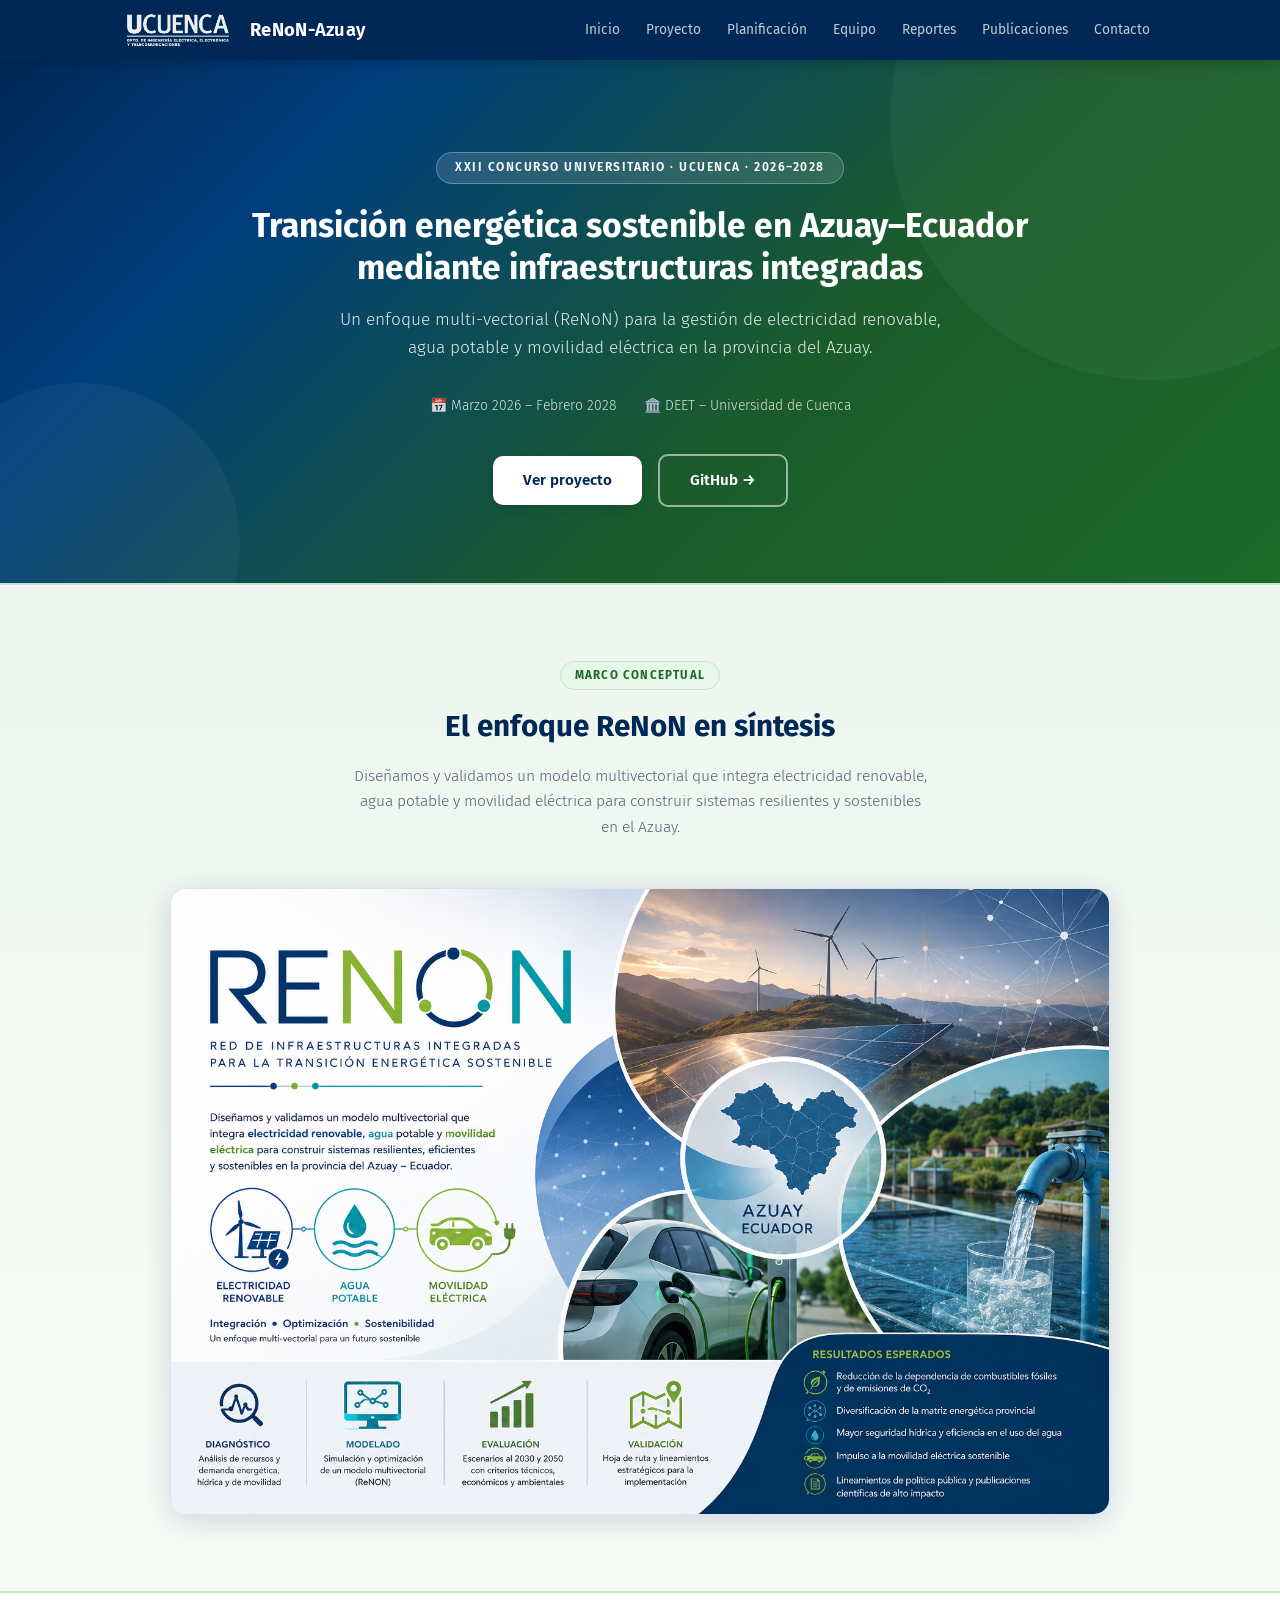
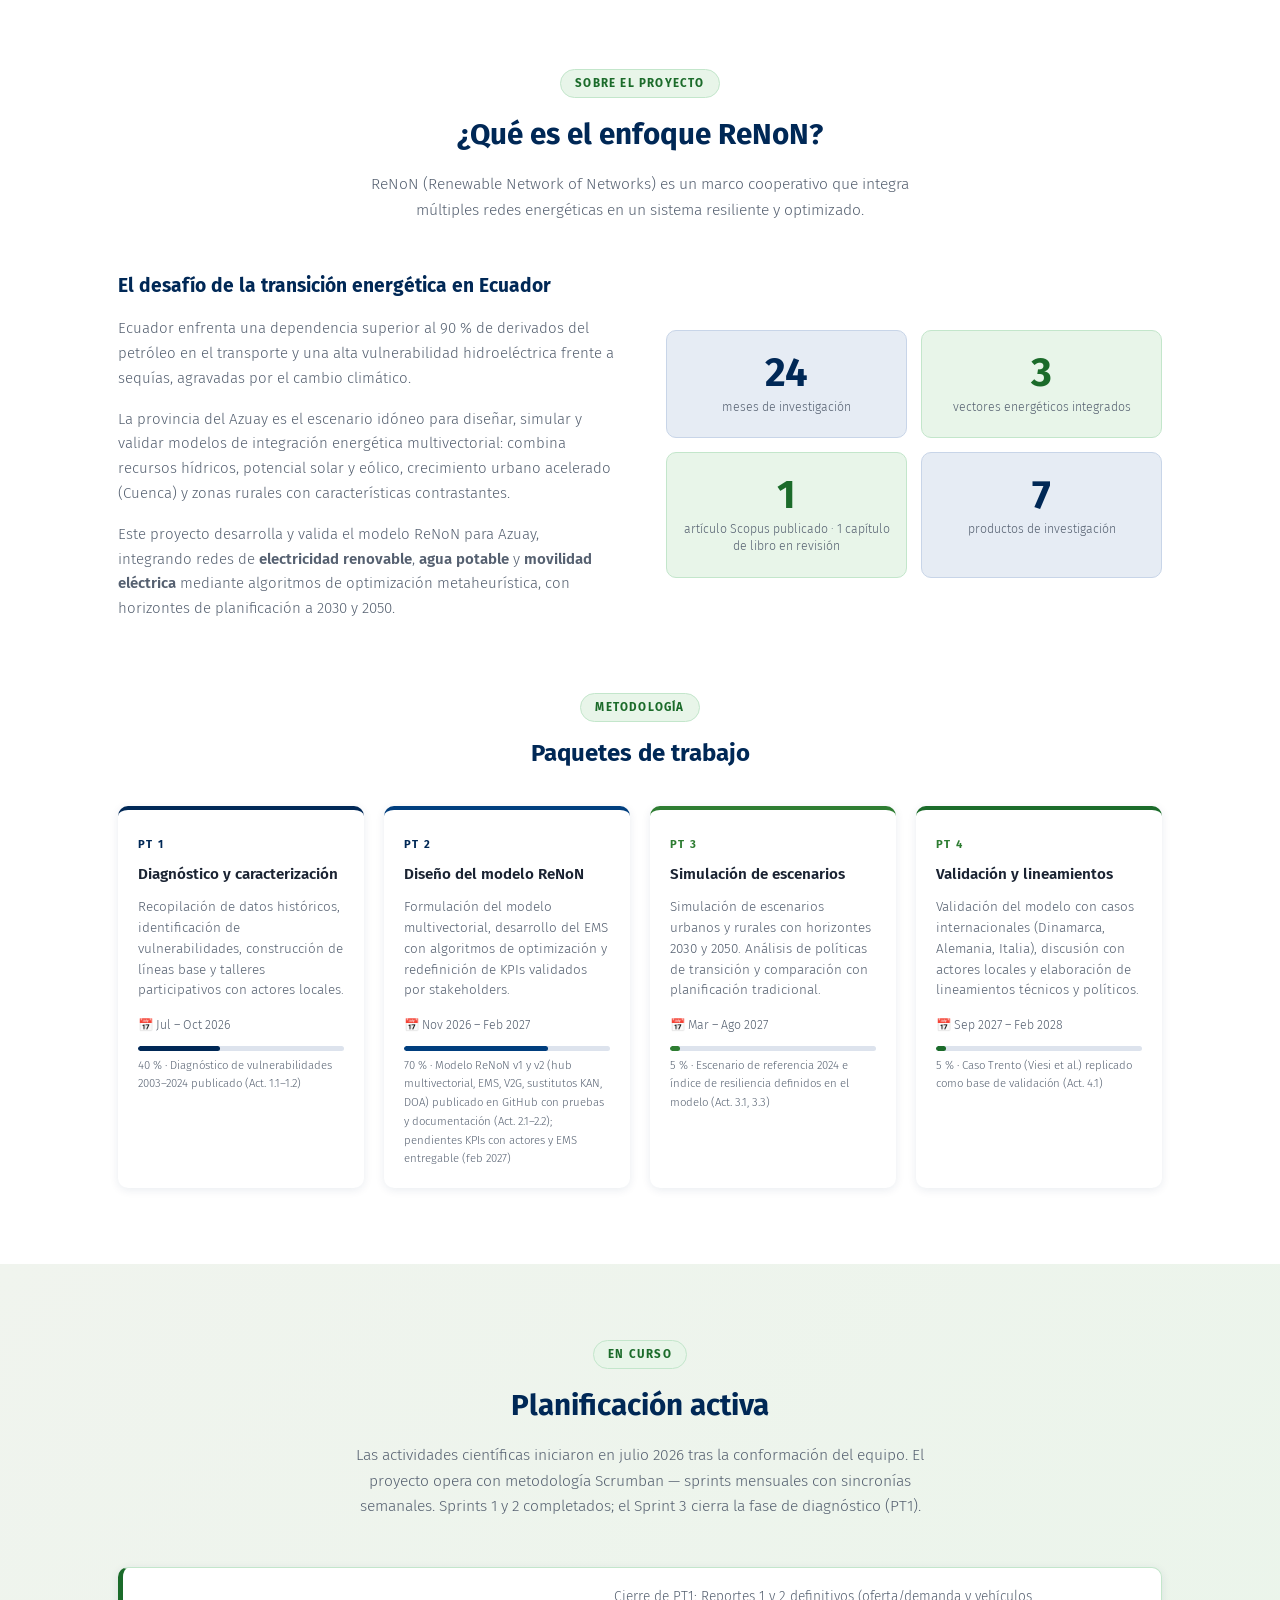
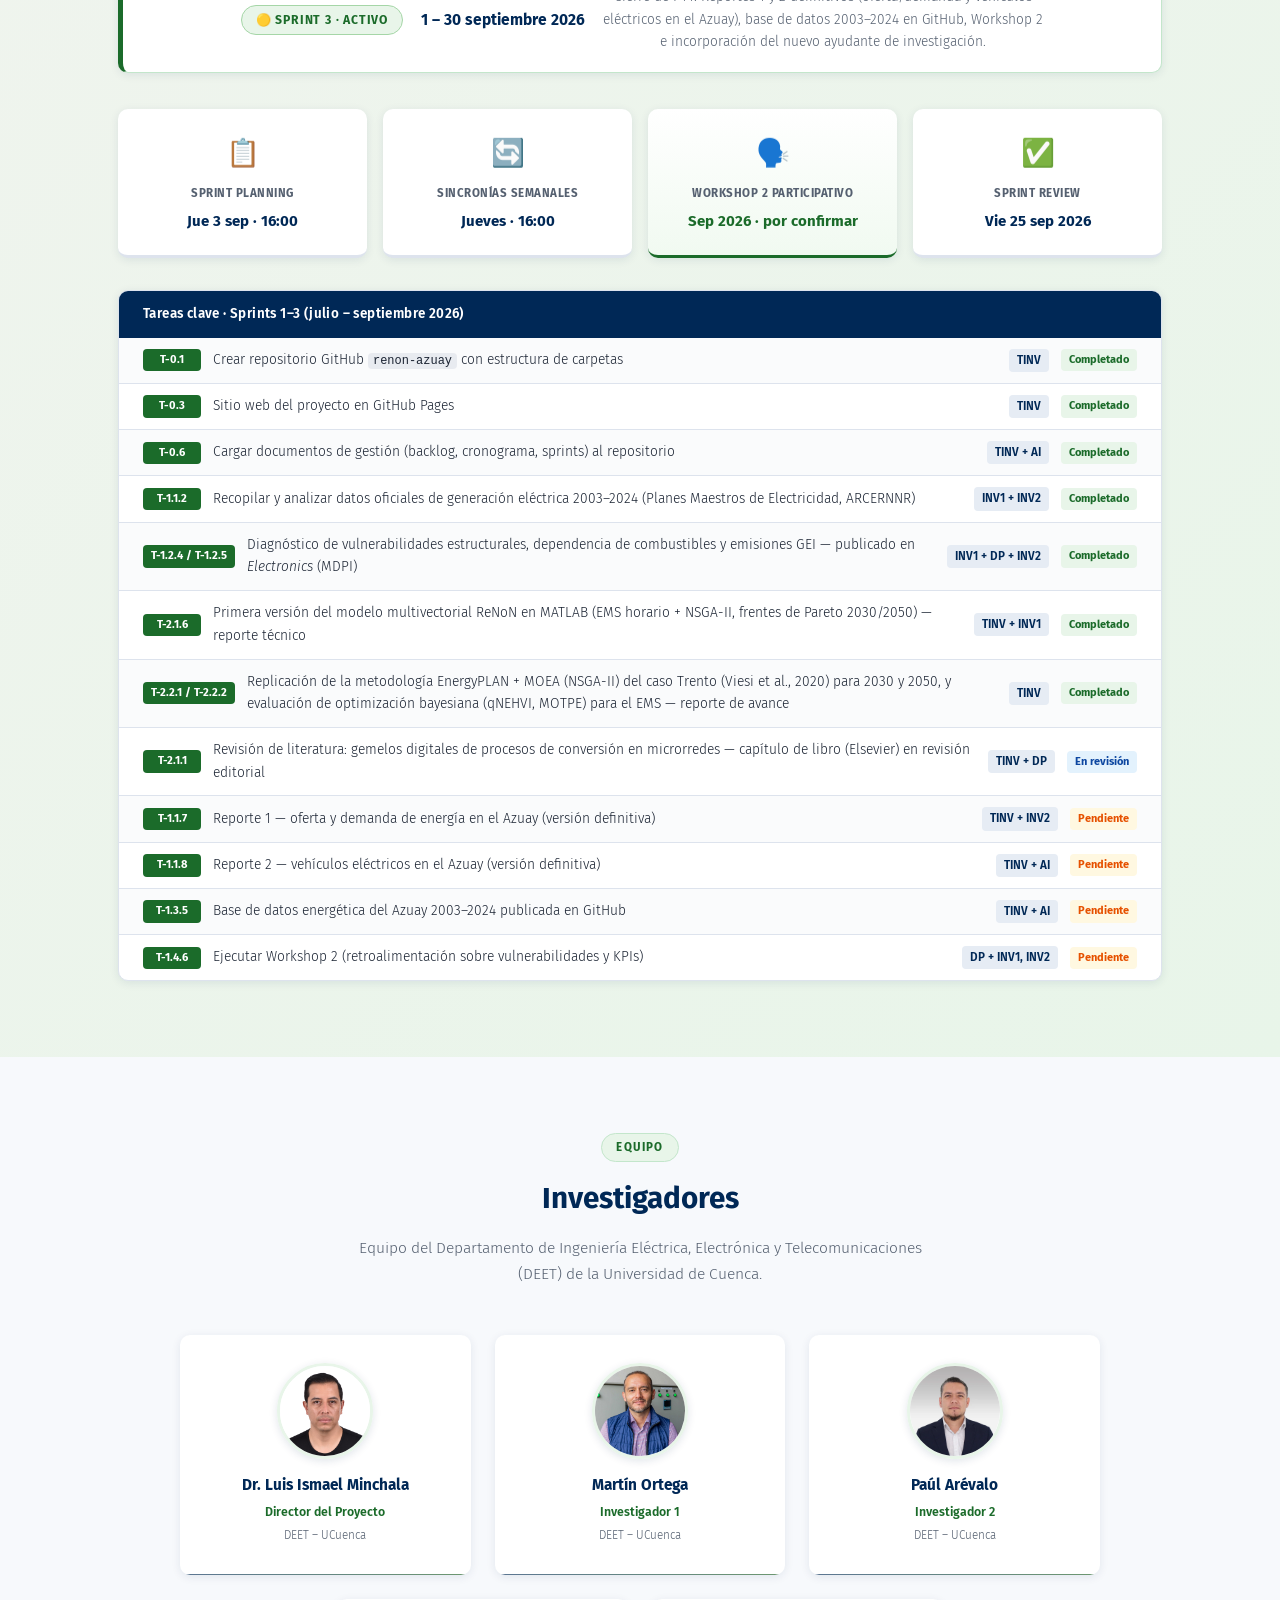
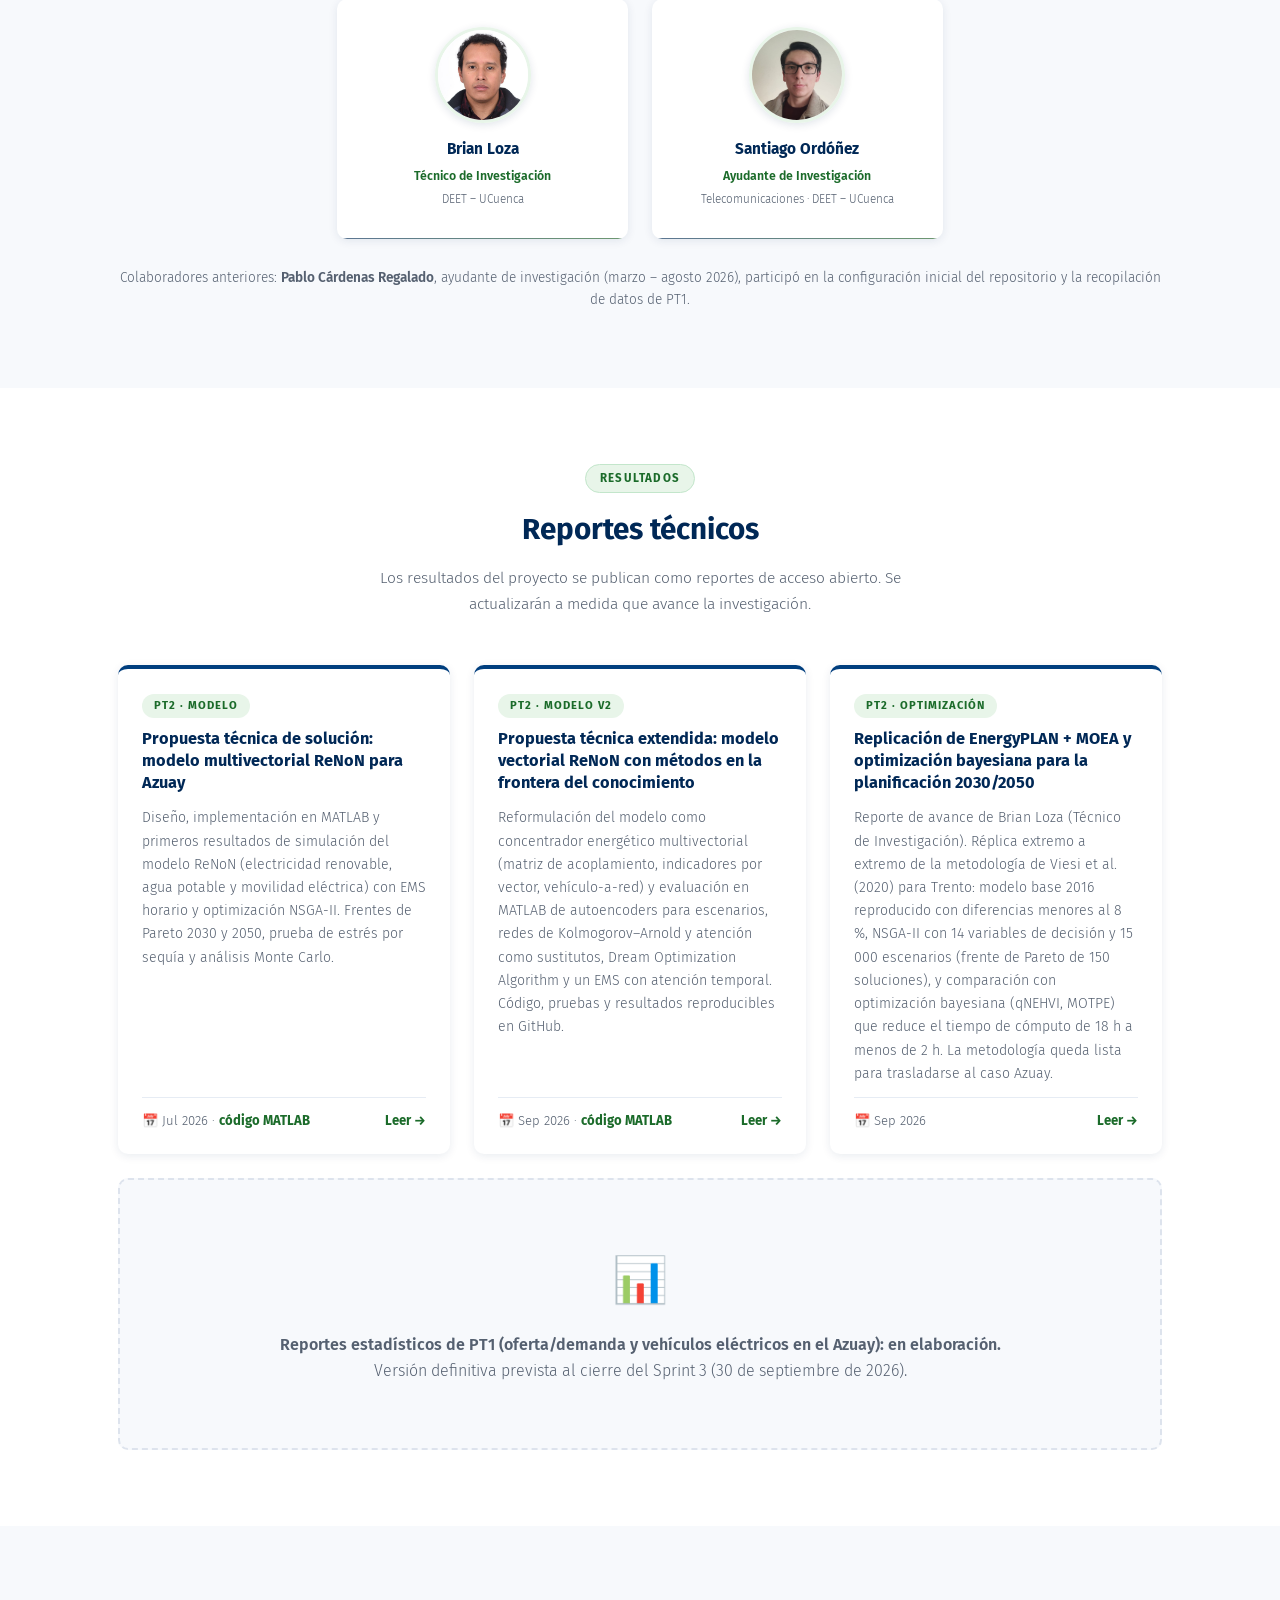
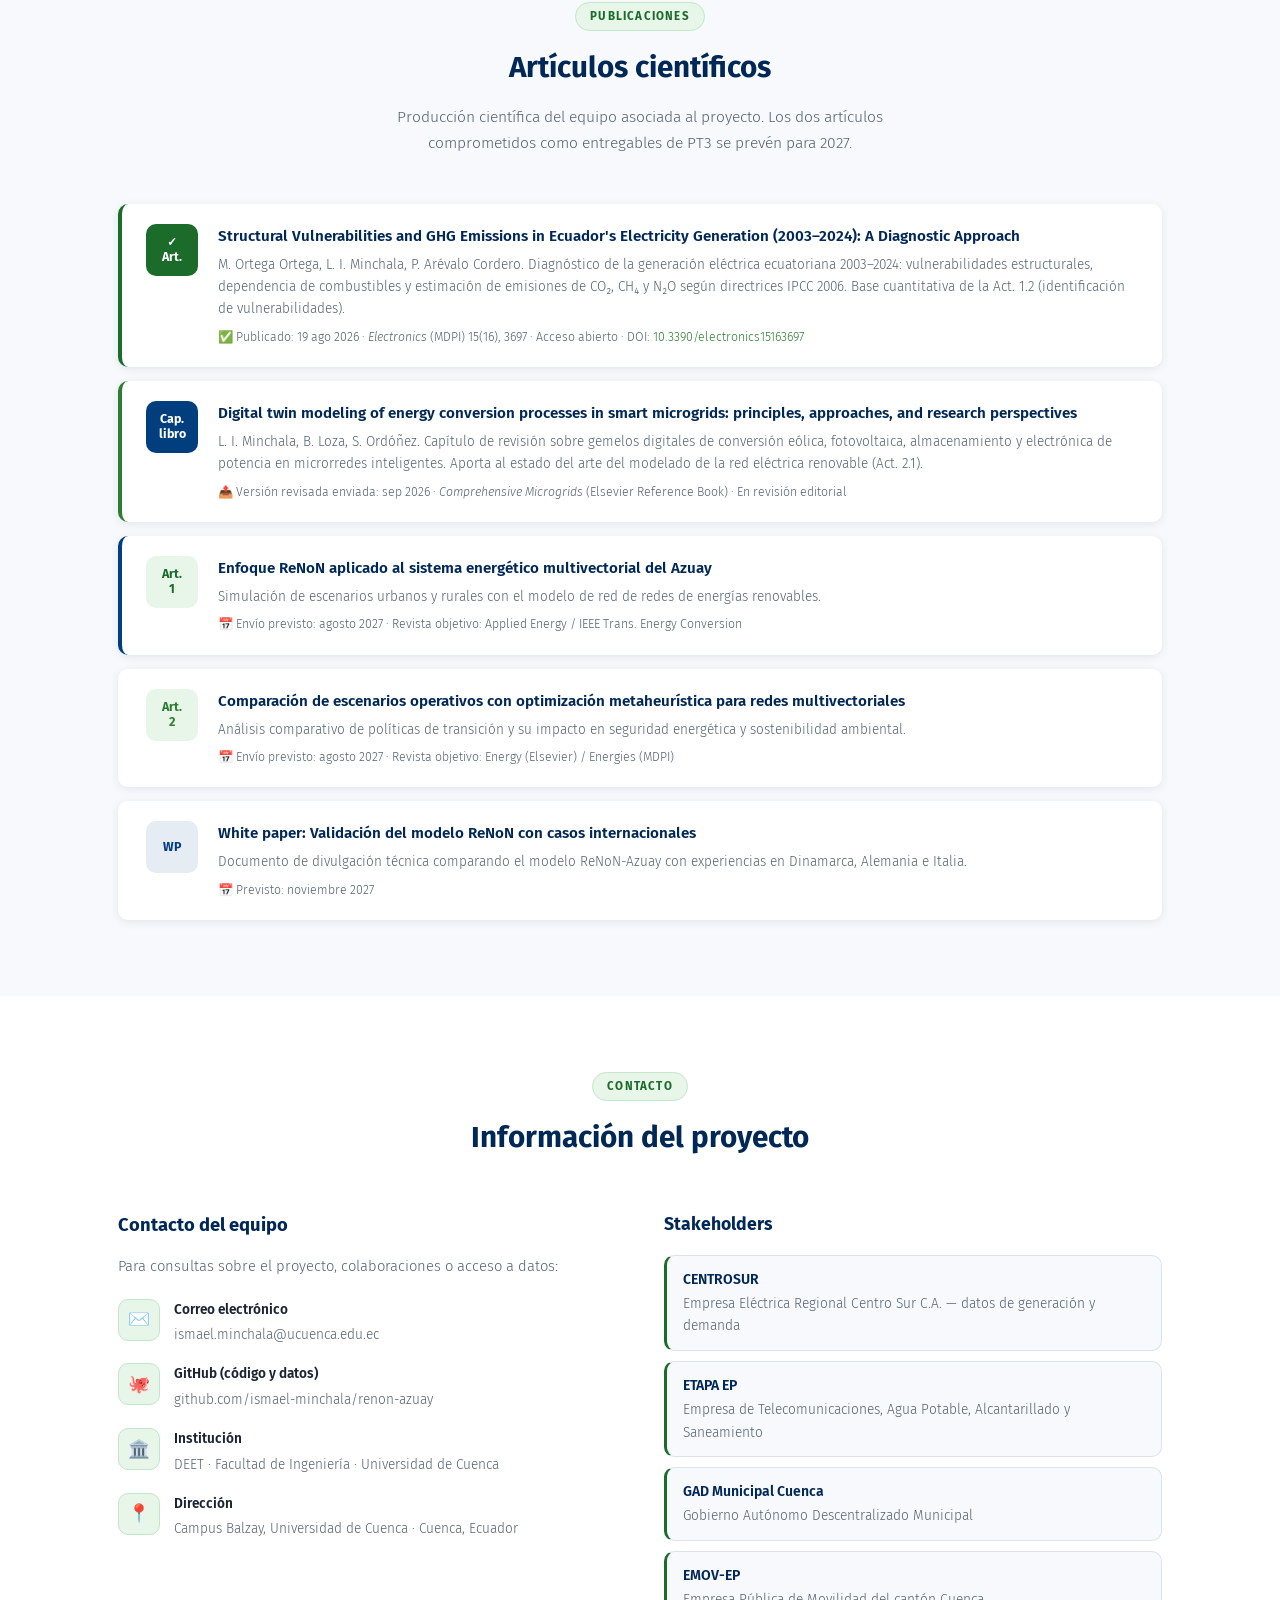
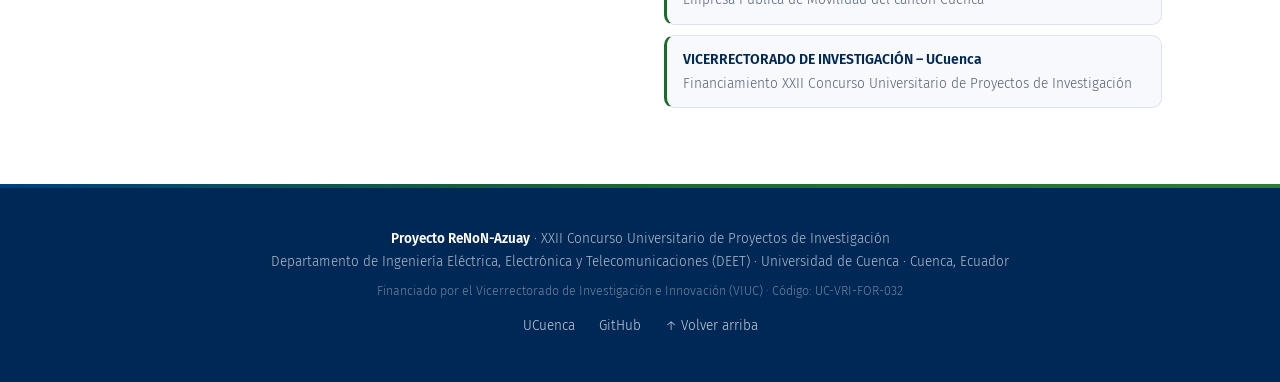
<file: docs/index.html>
<!DOCTYPE html>
<html lang="es">
<head>
  <meta charset="UTF-8">
  <meta name="viewport" content="width=device-width, initial-scale=1.0">
  <title>ReNoN-Azuay — Transición Energética Sostenible en Azuay, Ecuador</title>
  <meta name="description" content="Proyecto de investigación sobre integración multivectorial de energías renovables, agua y movilidad eléctrica en la provincia del Azuay, Ecuador. DEET – Universidad de Cuenca.">
  <link rel="preconnect" href="https://fonts.googleapis.com">
  <link rel="preconnect" href="https://fonts.gstatic.com" crossorigin>
  <link href="https://fonts.googleapis.com/css2?family=Fira+Sans:ital,wght@0,300;0,400;0,600;0,700;1,300&display=swap" rel="stylesheet">
  <link rel="stylesheet" href="assets/style.css">
</head>
<body>

<!-- ── NAVEGACIÓN ── -->
<nav>
  <div class="container nav-inner">
    <div class="nav-brand">
      <img src="photos/logo_UCuenca_DEET.png" alt="DEET UCuenca" class="nav-logo">
      <span>ReNoN-<strong>Azuay</strong></span>
    </div>
    <div class="nav-links">
      <a href="#inicio">Inicio</a>
      <a href="#proyecto">Proyecto</a>
      <a href="#planificacion">Planificación</a>
      <a href="#equipo">Equipo</a>
      <a href="#reportes">Reportes</a>
      <a href="#publicaciones">Publicaciones</a>
      <a href="#contacto">Contacto</a>
    </div>
  </div>
</nav>

<!-- ── HERO ── -->
<section id="inicio">
  <div class="container">
    <div class="hero-badge">XXII Concurso Universitario · UCuenca · 2026–2028</div>
    <h1>Transición energética sostenible en Azuay–Ecuador mediante infraestructuras integradas</h1>
    <p>Un enfoque multi-vectorial (ReNoN) para la gestión de electricidad renovable, agua potable y movilidad eléctrica en la provincia del Azuay.</p>
    <div class="hero-meta">
      <span>📅 Marzo 2026 – Febrero 2028</span>
      <span>🏛️ DEET – Universidad de Cuenca</span>
    </div>
    <a href="#resumen" class="btn btn-primary">Ver proyecto</a>
    <a href="https://github.com/ismael-minchala/renon-azuay" class="btn btn-outline" target="_blank">GitHub →</a>
  </div>
</section>

<!-- ── RESUMEN GRÁFICO ── -->
<section id="resumen">
  <div class="container">
    <div class="section-header">
      <span class="section-tag">Marco conceptual</span>
      <h2>El enfoque ReNoN en síntesis</h2>
      <p>Diseñamos y validamos un modelo multivectorial que integra electricidad renovable, agua potable y movilidad eléctrica para construir sistemas resilientes y sostenibles en el Azuay.</p>
    </div>
    <div class="infographic-frame">
      <img src="Improj.png" alt="Infografía del proyecto ReNoN-Azuay: diagnóstico, modelado multivectorial, evaluación de escenarios y validación con casos internacionales" class="infographic-img">
    </div>
  </div>
</section>

<!-- ── SOBRE EL PROYECTO ── -->
<section id="proyecto">
  <div class="container">
    <div class="section-header">
      <span class="section-tag">Sobre el proyecto</span>
      <h2>¿Qué es el enfoque ReNoN?</h2>
      <p>ReNoN (Renewable Network of Networks) es un marco cooperativo que integra múltiples redes energéticas en un sistema resiliente y optimizado.</p>
    </div>

    <div class="about-grid">
      <div class="about-text">
        <h3>El desafío de la transición energética en Ecuador</h3>
        <p>Ecuador enfrenta una dependencia superior al 90 % de derivados del petróleo en el transporte y una alta vulnerabilidad hidroeléctrica frente a sequías, agravadas por el cambio climático.</p>
        <p>La provincia del Azuay es el escenario idóneo para diseñar, simular y validar modelos de integración energética multivectorial: combina recursos hídricos, potencial solar y eólico, crecimiento urbano acelerado (Cuenca) y zonas rurales con características contrastantes.</p>
        <p>Este proyecto desarrolla y valida el modelo ReNoN para Azuay, integrando redes de <strong>electricidad renovable</strong>, <strong>agua potable</strong> y <strong>movilidad eléctrica</strong> mediante algoritmos de optimización metaheurística, con horizontes de planificación a 2030 y 2050.</p>
      </div>

      <div class="about-stats">
        <div class="stat-card">
          <div class="value">24</div>
          <div class="label">meses de investigación</div>
        </div>
        <div class="stat-card">
          <div class="value">3</div>
          <div class="label">vectores energéticos integrados</div>
        </div>
        <div class="stat-card">
          <div class="value">1</div>
          <div class="label">artículo Scopus publicado · 1 capítulo de libro en revisión</div>
        </div>
        <div class="stat-card">
          <div class="value">7</div>
          <div class="label">productos de investigación</div>
        </div>
      </div>
    </div>

    <div class="pt-header">
      <span class="section-tag">Metodología</span>
      <h2>Paquetes de trabajo</h2>
    </div>

    <div class="pt-grid">
      <div class="pt-card">
        <div class="pt-number">PT 1</div>
        <h3>Diagnóstico y caracterización</h3>
        <p>Recopilación de datos históricos, identificación de vulnerabilidades, construcción de líneas base y talleres participativos con actores locales.</p>
        <div class="pt-period">📅 Jul – Oct 2026</div>
        <div class="progress-bar"><div class="progress-fill" style="width:40%; background:var(--uc-blue);"></div></div>
        <div class="progress-label">40 % · Diagnóstico de vulnerabilidades 2003–2024 publicado (Act. 1.1–1.2)</div>
      </div>

      <div class="pt-card">
        <div class="pt-number">PT 2</div>
        <h3>Diseño del modelo ReNoN</h3>
        <p>Formulación del modelo multivectorial, desarrollo del EMS con algoritmos de optimización y redefinición de KPIs validados por stakeholders.</p>
        <div class="pt-period">📅 Nov 2026 – Feb 2027</div>
        <div class="progress-bar"><div class="progress-fill" style="width:70%; background:var(--uc-blue-mid);"></div></div>
        <div class="progress-label">70 % · Modelo ReNoN v1 y v2 (hub multivectorial, EMS, V2G, sustitutos KAN, DOA) publicado en GitHub con pruebas y documentación (Act. 2.1–2.2); pendientes KPIs con actores y EMS entregable (feb 2027)</div>
      </div>

      <div class="pt-card">
        <div class="pt-number">PT 3</div>
        <h3>Simulación de escenarios</h3>
        <p>Simulación de escenarios urbanos y rurales con horizontes 2030 y 2050. Análisis de políticas de transición y comparación con planificación tradicional.</p>
        <div class="pt-period">📅 Mar – Ago 2027</div>
        <div class="progress-bar"><div class="progress-fill" style="width:5%; background:var(--green-mid);"></div></div>
        <div class="progress-label">5 % · Escenario de referencia 2024 e índice de resiliencia definidos en el modelo (Act. 3.1, 3.3)</div>
      </div>

      <div class="pt-card">
        <div class="pt-number">PT 4</div>
        <h3>Validación y lineamientos</h3>
        <p>Validación del modelo con casos internacionales (Dinamarca, Alemania, Italia), discusión con actores locales y elaboración de lineamientos técnicos y políticos.</p>
        <div class="pt-period">📅 Sep 2027 – Feb 2028</div>
        <div class="progress-bar"><div class="progress-fill" style="width:5%; background:var(--green);"></div></div>
        <div class="progress-label">5 % · Caso Trento (Viesi et al.) replicado como base de validación (Act. 4.1)</div>
      </div>
    </div>
  </div>
</section>

<!-- ── PLANIFICACIÓN ── -->
<section id="planificacion">
  <div class="container">
    <div class="section-header">
      <span class="section-tag">En curso</span>
      <h2>Planificación activa</h2>
      <p>Las actividades científicas iniciaron en julio 2026 tras la conformación del equipo. El proyecto opera con metodología Scrumban — sprints mensuales con sincronías semanales. Sprints 1 y 2 completados; el Sprint 3 cierra la fase de diagnóstico (PT1).</p>
    </div>

    <div class="sprint-banner">
      <span class="sprint-badge">🟡 Sprint 3 · Activo</span>
      <span class="sprint-period">1 – 30 septiembre 2026</span>
      <span class="sprint-objective">Cierre de PT1: Reportes 1 y 2 definitivos (oferta/demanda y vehículos eléctricos en el Azuay), base de datos 2003–2024 en GitHub, Workshop 2 e incorporación del nuevo ayudante de investigación.</span>
    </div>

    <div class="dates-grid">
      <div class="date-card">
        <div class="date-icon">📋</div>
        <div class="date-label">Sprint Planning</div>
        <div class="date-value">Jue 3 sep · 16:00</div>
      </div>
      <div class="date-card">
        <div class="date-icon">🔄</div>
        <div class="date-label">Sincronías semanales</div>
        <div class="date-value">Jueves · 16:00</div>
      </div>
      <div class="date-card highlight">
        <div class="date-icon">🗣️</div>
        <div class="date-label">Workshop 2 participativo</div>
        <div class="date-value">Sep 2026 · por confirmar</div>
      </div>
      <div class="date-card">
        <div class="date-icon">✅</div>
        <div class="date-label">Sprint Review</div>
        <div class="date-value">Vie 25 sep 2026</div>
      </div>
    </div>

    <div class="sprint-tasks">
      <div class="sprint-tasks-header">Tareas clave · Sprints 1–3 (julio – septiembre 2026)</div>
      <div class="task-row">
        <span class="task-id">T-0.1</span>
        <span class="task-name">Crear repositorio GitHub <code>renon-azuay</code> con estructura de carpetas</span>
        <span class="task-owner">TINV</span>
        <span class="task-status status-done">Completado</span>
      </div>
      <div class="task-row">
        <span class="task-id">T-0.3</span>
        <span class="task-name">Sitio web del proyecto en GitHub Pages</span>
        <span class="task-owner">TINV</span>
        <span class="task-status status-done">Completado</span>
      </div>
      <div class="task-row">
        <span class="task-id">T-0.6</span>
        <span class="task-name">Cargar documentos de gestión (backlog, cronograma, sprints) al repositorio</span>
        <span class="task-owner">TINV + AI</span>
        <span class="task-status status-done">Completado</span>
      </div>
      <div class="task-row">
        <span class="task-id">T-1.1.2</span>
        <span class="task-name">Recopilar y analizar datos oficiales de generación eléctrica 2003–2024 (Planes Maestros de Electricidad, ARCERNNR)</span>
        <span class="task-owner">INV1 + INV2</span>
        <span class="task-status status-done">Completado</span>
      </div>
      <div class="task-row">
        <span class="task-id">T-1.2.4 / T-1.2.5</span>
        <span class="task-name">Diagnóstico de vulnerabilidades estructurales, dependencia de combustibles y emisiones GEI — publicado en <em>Electronics</em> (MDPI)</span>
        <span class="task-owner">INV1 + DP + INV2</span>
        <span class="task-status status-done">Completado</span>
      </div>
      <div class="task-row">
        <span class="task-id">T-2.1.6</span>
        <span class="task-name">Primera versión del modelo multivectorial ReNoN en MATLAB (EMS horario + NSGA-II, frentes de Pareto 2030/2050) — reporte técnico</span>
        <span class="task-owner">TINV + INV1</span>
        <span class="task-status status-done">Completado</span>
      </div>
      <div class="task-row">
        <span class="task-id">T-2.2.1 / T-2.2.2</span>
        <span class="task-name">Replicación de la metodología EnergyPLAN + MOEA (NSGA-II) del caso Trento (Viesi et al., 2020) para 2030 y 2050, y evaluación de optimización bayesiana (qNEHVI, MOTPE) para el EMS — reporte de avance</span>
        <span class="task-owner">TINV</span>
        <span class="task-status status-done">Completado</span>
      </div>
      <div class="task-row">
        <span class="task-id">T-2.1.1</span>
        <span class="task-name">Revisión de literatura: gemelos digitales de procesos de conversión en microrredes — capítulo de libro (Elsevier) en revisión editorial</span>
        <span class="task-owner">TINV + DP</span>
        <span class="task-status status-progress">En revisión</span>
      </div>
      <div class="task-row">
        <span class="task-id">T-1.1.7</span>
        <span class="task-name">Reporte 1 — oferta y demanda de energía en el Azuay (versión definitiva)</span>
        <span class="task-owner">TINV + INV2</span>
        <span class="task-status status-pending">Pendiente</span>
      </div>
      <div class="task-row">
        <span class="task-id">T-1.1.8</span>
        <span class="task-name">Reporte 2 — vehículos eléctricos en el Azuay (versión definitiva)</span>
        <span class="task-owner">TINV + AI</span>
        <span class="task-status status-pending">Pendiente</span>
      </div>
      <div class="task-row">
        <span class="task-id">T-1.3.5</span>
        <span class="task-name">Base de datos energética del Azuay 2003–2024 publicada en GitHub</span>
        <span class="task-owner">TINV + AI</span>
        <span class="task-status status-pending">Pendiente</span>
      </div>
      <div class="task-row">
        <span class="task-id">T-1.4.6</span>
        <span class="task-name">Ejecutar Workshop 2 (retroalimentación sobre vulnerabilidades y KPIs)</span>
        <span class="task-owner">DP + INV1, INV2</span>
        <span class="task-status status-pending">Pendiente</span>
      </div>
    </div>
  </div>
</section>

<!-- ── EQUIPO ── -->
<section id="equipo">
  <div class="container">
    <div class="section-header">
      <span class="section-tag">Equipo</span>
      <h2>Investigadores</h2>
      <p>Equipo del Departamento de Ingeniería Eléctrica, Electrónica y Telecomunicaciones (DEET) de la Universidad de Cuenca.</p>
    </div>

    <div class="team-grid">

      <!-- Fila 1: Director + Investigadores -->
      <div class="team-card">
        <div class="avatar">
          <img src="photos/IMA.jpg" alt="Dr. Luis Ismael Minchala Avila">
        </div>
        <h3>Dr. Luis Ismael Minchala</h3>
        <div class="role">Director del Proyecto</div>
        <div class="dept">DEET – UCuenca</div>
        <div class="bio-overlay">
          <p class="bio-name">Dr. Luis Ismael Minchala</p>
          <p class="bio-role">Director · DEET – UCuenca</p>
          <p class="bio-text">Profesor e investigador en el Departamento de Ingeniería Eléctrica, Electrónica y Telecomunicaciones de la Universidad de Cuenca. Ha participado como autor y coautor en más de 90 publicaciones indizadas, incluyendo artículos de conferencia, de revista, capítulos de libro y un libro. Sus intereses de investigación son el control tolerante a fallas aplicado a los sistemas de energía, la automatización y optimización de procesos y la robótica.</p>
        </div>
      </div>

      <div class="team-card">
        <div class="avatar">
          <img src="photos/MOO.jpg" alt="Martín Ortega Ortega">
        </div>
        <h3>Martín Ortega</h3>
        <div class="role">Investigador 1</div>
        <div class="dept">DEET – UCuenca</div>
        <div class="bio-overlay">
          <p class="bio-name">Martín Ortega Ortega</p>
          <p class="bio-role">Investigador 1 · DEET – UCuenca</p>
          <p class="bio-text">Investigador del DEET de la Universidad de Cuenca, especializado en optimización matemática y metaheurística aplicada a sistemas de energía. Ha desarrollado trabajos en programación no lineal, algoritmos evolutivos y gestión óptima de recursos energéticos distribuidos. En el proyecto ReNoN-Azuay lidera el diseño del Sistema de Gestión de Energía (EMS) multivectorial. Sus intereses abarcan la inteligencia computacional, las redes eléctricas inteligentes y la investigación de operaciones.</p>
        </div>
      </div>

      <div class="team-card">
        <div class="avatar">
          <img src="photos/PAC.webp" alt="Paúl Arévalo Cordero">
        </div>
        <h3>Paúl Arévalo</h3>
        <div class="role">Investigador 2</div>
        <div class="dept">DEET – UCuenca</div>
        <div class="bio-overlay">
          <p class="bio-name">Paúl Arévalo Cordero</p>
          <p class="bio-role">Investigador 2 · DEET – UCuenca</p>
          <p class="bio-text">Investigador del Departamento de Ingeniería Eléctrica, Electrónica y Telecomunicaciones de la Universidad de Cuenca, especializado en sistemas de potencia y redes de distribución eléctrica. Su trayectoria incluye trabajos en integración de fuentes de energía renovable, eficiencia energética y análisis de sistemas eléctricos. En el proyecto ReNoN-Azuay coordina la recopilación y análisis de datos históricos de generación y demanda en la provincia del Azuay.</p>
        </div>
      </div>

      <!-- Fila 2: Técnico + Ayudante (centradas) -->
      <div class="team-card">
        <div class="avatar">
          <img src="photos/BLO.jpeg" alt="Brian Loza Ortega">
        </div>
        <h3>Brian Loza</h3>
        <div class="role">Técnico de Investigación</div>
        <div class="dept">DEET – UCuenca</div>
        <div class="bio-overlay">
          <p class="bio-name">Brian Loza Ortega</p>
          <p class="bio-role">Técnico de Investigación · DEET – UCuenca</p>
          <p class="bio-text">Técnico de investigación de tiempo completo en el proyecto ReNoN-Azuay, adscrito al DEET de la Universidad de Cuenca. Gestiona la infraestructura digital del proyecto: repositorio de código y datos en GitHub, sitio web, pipeline de procesamiento de datos y simulaciones computacionales. Experiencia en programación científica con Python y MATLAB, visualización de datos y gestión de proyectos de investigación.</p>
        </div>
      </div>

      <div class="team-card">
        <div class="avatar">
          <img src="photos/SOC.jpeg" alt="Santiago Matías Ordóñez Carpio">
        </div>
        <h3>Santiago Ordóñez</h3>
        <div class="role">Ayudante de Investigación</div>
        <div class="dept">Telecomunicaciones · DEET – UCuenca</div>
        <div class="bio-overlay">
          <p class="bio-name">Santiago Matías Ordóñez Carpio</p>
          <p class="bio-role">Ayudante de Investigación · DEET</p>
          <p class="bio-text">Ayudante de investigación en el proyecto ReNoN-Azuay desde septiembre 2026 y estudiante de la carrera de Telecomunicaciones de la Universidad de Cuenca. Colabora en el procesamiento y análisis de datos energéticos, la elaboración de reportes técnicos y el soporte al sitio web del proyecto. Interesado en adquirir nuevos conocimientos y aplicarlos para contribuir a la sociedad.</p>
        </div>
      </div>

    </div>

    <p class="team-note">Colaboradores anteriores: <strong>Pablo Cárdenas Regalado</strong>, ayudante de investigación (marzo – agosto 2026), participó en la configuración inicial del repositorio y la recopilación de datos de PT1.</p>
  </div>
</section>

<!-- ── REPORTES ── -->
<section id="reportes">
  <div class="container">
    <div class="section-header">
      <span class="section-tag">Resultados</span>
      <h2>Reportes técnicos</h2>
      <p>Los resultados del proyecto se publican como reportes de acceso abierto. Se actualizarán a medida que avance la investigación.</p>
    </div>

    <div class="blog-grid">
      <!-- INICIO ZONA DE REPORTES — agregar nuevas tarjetas aquí -->
      <div class="blog-card">
        <div class="blog-card-header">
          <span class="blog-tag">PT2 · Modelo</span>
          <h3>Propuesta técnica de solución: modelo multivectorial ReNoN para Azuay</h3>
        </div>
        <p>Diseño, implementación en MATLAB y primeros resultados de simulación del modelo ReNoN (electricidad renovable, agua potable y movilidad eléctrica) con EMS horario y optimización NSGA-II. Frentes de Pareto 2030 y 2050, prueba de estrés por sequía y análisis Monte Carlo.</p>
        <div class="blog-card-footer">
          <span>📅 Jul 2026 · <a href="https://github.com/ismael-minchala/renon-azuay/tree/main/code/analysis/propuesta_tecnica" target="_blank">código MATLAB</a></span>
          <a href="reportes/reporte_tecnico_renon.pdf" target="_blank">Leer →</a>
        </div>
      </div>
      <div class="blog-card">
        <div class="blog-card-header">
          <span class="blog-tag">PT2 · Modelo v2</span>
          <h3>Propuesta técnica extendida: modelo vectorial ReNoN con métodos en la frontera del conocimiento</h3>
        </div>
        <p>Reformulación del modelo como concentrador energético multivectorial (matriz de acoplamiento, indicadores por vector, vehículo-a-red) y evaluación en MATLAB de autoencoders para escenarios, redes de Kolmogorov–Arnold y atención como sustitutos, Dream Optimization Algorithm y un EMS con atención temporal. Código, pruebas y resultados reproducibles en GitHub.</p>
        <div class="blog-card-footer">
          <span>📅 Sep 2026 · <a href="https://github.com/ismael-minchala/renon-azuay/tree/main/code/analysis/propuesta_tecnica" target="_blank">código MATLAB</a></span>
          <a href="reportes/reporte_tecnico_renon_v2.pdf" target="_blank">Leer →</a>
        </div>
      </div>
      <div class="blog-card">
        <div class="blog-card-header">
          <span class="blog-tag">PT2 · Optimización</span>
          <h3>Replicación de EnergyPLAN + MOEA y optimización bayesiana para la planificación 2030/2050</h3>
        </div>
        <p>Reporte de avance de Brian Loza (Técnico de Investigación). Réplica extremo a extremo de la metodología de Viesi et al. (2020) para Trento: modelo base 2016 reproducido con diferencias menores al 8 %, NSGA-II con 14 variables de decisión y 15 000 escenarios (frente de Pareto de 150 soluciones), y comparación con optimización bayesiana (qNEHVI, MOTPE) que reduce el tiempo de cómputo de 18 h a menos de 2 h. La metodología queda lista para trasladarse al caso Azuay.</p>
        <div class="blog-card-footer">
          <span>📅 Sep 2026</span>
          <a href="reportes/2026-09_PT2_EnergyPLAN_MOEA_Trento.pdf" target="_blank">Leer →</a>
        </div>
      </div>
      <!-- FIN ZONA DE REPORTES -->

      <div class="blog-empty">
        <div class="icon">📊</div>
        <strong>Reportes estadísticos de PT1 (oferta/demanda y vehículos eléctricos en el Azuay): en elaboración.</strong>
        <p>Versión definitiva prevista al cierre del Sprint 3 (30 de septiembre de 2026).</p>
      </div>
    </div>
  </div>
</section>

<!-- ── PUBLICACIONES ── -->
<section id="publicaciones">
  <div class="container">
    <div class="section-header">
      <span class="section-tag">Publicaciones</span>
      <h2>Artículos científicos</h2>
      <p>Producción científica del equipo asociada al proyecto. Los dos artículos comprometidos como entregables de PT3 se prevén para 2027.</p>
    </div>

    <div class="pub-list">
      <div class="pub-item">
        <div class="pub-badge" style="background:#1B6B2A; color:#FFFFFF;">✓<br>Art.</div>
        <div class="pub-content">
          <h4>Structural Vulnerabilities and GHG Emissions in Ecuador's Electricity Generation (2003–2024): A Diagnostic Approach</h4>
          <p>M. Ortega Ortega, L. I. Minchala, P. Arévalo Cordero. Diagnóstico de la generación eléctrica ecuatoriana 2003–2024: vulnerabilidades estructurales, dependencia de combustibles y estimación de emisiones de CO₂, CH₄ y N₂O según directrices IPCC 2006. Base cuantitativa de la Act. 1.2 (identificación de vulnerabilidades).</p>
          <div class="pub-meta">✅ Publicado: 19 ago 2026 · <em>Electronics</em> (MDPI) 15(16), 3697 · Acceso abierto · DOI: <a href="https://doi.org/10.3390/electronics15163697" target="_blank">10.3390/electronics15163697</a></div>
        </div>
      </div>

      <div class="pub-item">
        <div class="pub-badge" style="background:#003E7E; color:#FFFFFF;">Cap.<br>libro</div>
        <div class="pub-content">
          <h4>Digital twin modeling of energy conversion processes in smart microgrids: principles, approaches, and research perspectives</h4>
          <p>L. I. Minchala, B. Loza, S. Ordóñez. Capítulo de revisión sobre gemelos digitales de conversión eólica, fotovoltaica, almacenamiento y electrónica de potencia en microrredes inteligentes. Aporta al estado del arte del modelado de la red eléctrica renovable (Act. 2.1).</p>
          <div class="pub-meta">📤 Versión revisada enviada: sep 2026 · <em>Comprehensive Microgrids</em> (Elsevier Reference Book) · En revisión editorial</div>
        </div>
      </div>

      <div class="pub-item">
        <div class="pub-badge" style="background:#E8F5E9; color:#1B6B2A;">Art.<br>1</div>
        <div class="pub-content">
          <h4>Enfoque ReNoN aplicado al sistema energético multivectorial del Azuay</h4>
          <p>Simulación de escenarios urbanos y rurales con el modelo de red de redes de energías renovables.</p>
          <div class="pub-meta">📅 Envío previsto: agosto 2027 · Revista objetivo: Applied Energy / IEEE Trans. Energy Conversion</div>
        </div>
      </div>

      <div class="pub-item">
        <div class="pub-badge" style="background:#E8F5E9; color:#2E7D32;">Art.<br>2</div>
        <div class="pub-content">
          <h4>Comparación de escenarios operativos con optimización metaheurística para redes multivectoriales</h4>
          <p>Análisis comparativo de políticas de transición y su impacto en seguridad energética y sostenibilidad ambiental.</p>
          <div class="pub-meta">📅 Envío previsto: agosto 2027 · Revista objetivo: Energy (Elsevier) / Energies (MDPI)</div>
        </div>
      </div>

      <div class="pub-item">
        <div class="pub-badge" style="background:#E6ECF4; color:#003E7E;">WP</div>
        <div class="pub-content">
          <h4>White paper: Validación del modelo ReNoN con casos internacionales</h4>
          <p>Documento de divulgación técnica comparando el modelo ReNoN-Azuay con experiencias en Dinamarca, Alemania e Italia.</p>
          <div class="pub-meta">📅 Previsto: noviembre 2027</div>
        </div>
      </div>
    </div>
  </div>
</section>

<!-- ── CONTACTO ── -->
<section id="contacto">
  <div class="container">
    <div class="section-header">
      <span class="section-tag">Contacto</span>
      <h2>Información del proyecto</h2>
    </div>

    <div class="contact-grid">
      <div class="contact-info">
        <h3>Contacto del equipo</h3>
        <p>Para consultas sobre el proyecto, colaboraciones o acceso a datos:</p>

        <div class="contact-item">
          <div class="contact-icon">✉️</div>
          <div>
            <strong>Correo electrónico</strong>
            <span>ismael.minchala@ucuenca.edu.ec</span>
          </div>
        </div>
        <div class="contact-item">
          <div class="contact-icon">🐙</div>
          <div>
            <strong>GitHub (código y datos)</strong>
            <span>github.com/ismael-minchala/renon-azuay</span>
          </div>
        </div>
        <div class="contact-item">
          <div class="contact-icon">🏛️</div>
          <div>
            <strong>Institución</strong>
            <span>DEET · Facultad de Ingeniería · Universidad de Cuenca</span>
          </div>
        </div>
        <div class="contact-item">
          <div class="contact-icon">📍</div>
          <div>
            <strong>Dirección</strong>
            <span>Campus Balzay, Universidad de Cuenca · Cuenca, Ecuador</span>
          </div>
        </div>
      </div>

      <div>
        <h3 style="margin-bottom:16px; font-size:1.1rem; color:var(--uc-blue); font-weight:700;">Stakeholders</h3>
        <div class="partners">
          <div class="partner-tag">
            <strong>CENTROSUR</strong>
            Empresa Eléctrica Regional Centro Sur C.A. — datos de generación y demanda
          </div>
          <div class="partner-tag">
            <strong>ETAPA EP</strong>
            Empresa de Telecomunicaciones, Agua Potable, Alcantarillado y Saneamiento
          </div>
          <div class="partner-tag">
            <strong>GAD Municipal Cuenca</strong>
            Gobierno Autónomo Descentralizado Municipal
          </div>
          <div class="partner-tag">
            <strong>EMOV-EP</strong>
            Empresa Pública de Movilidad del cantón Cuenca
          </div>
          <div class="partner-tag">
            <strong>VICERRECTORADO DE INVESTIGACIÓN – UCuenca</strong>
            Financiamiento XXII Concurso Universitario de Proyectos de Investigación
          </div>
        </div>
      </div>
    </div>
  </div>
</section>

<!-- ── FOOTER ── -->
<footer>
  <div class="container">
    <p><strong>Proyecto ReNoN-Azuay</strong> · XXII Concurso Universitario de Proyectos de Investigación</p>
    <p>Departamento de Ingeniería Eléctrica, Electrónica y Telecomunicaciones (DEET) · Universidad de Cuenca · Cuenca, Ecuador</p>
    <p style="margin-top:8px; font-size:0.78rem; opacity:0.6;">Financiado por el Vicerrectorado de Investigación e Innovación (VIUC) · Código: UC-VRI-FOR-032</p>
    <div class="footer-links">
      <a href="https://www.ucuenca.edu.ec" target="_blank">UCuenca</a>
      <a href="https://github.com/ismael-minchala/renon-azuay" target="_blank">GitHub</a>
      <a href="#inicio">↑ Volver arriba</a>
    </div>
  </div>
</footer>

</body>
</html>
</file>
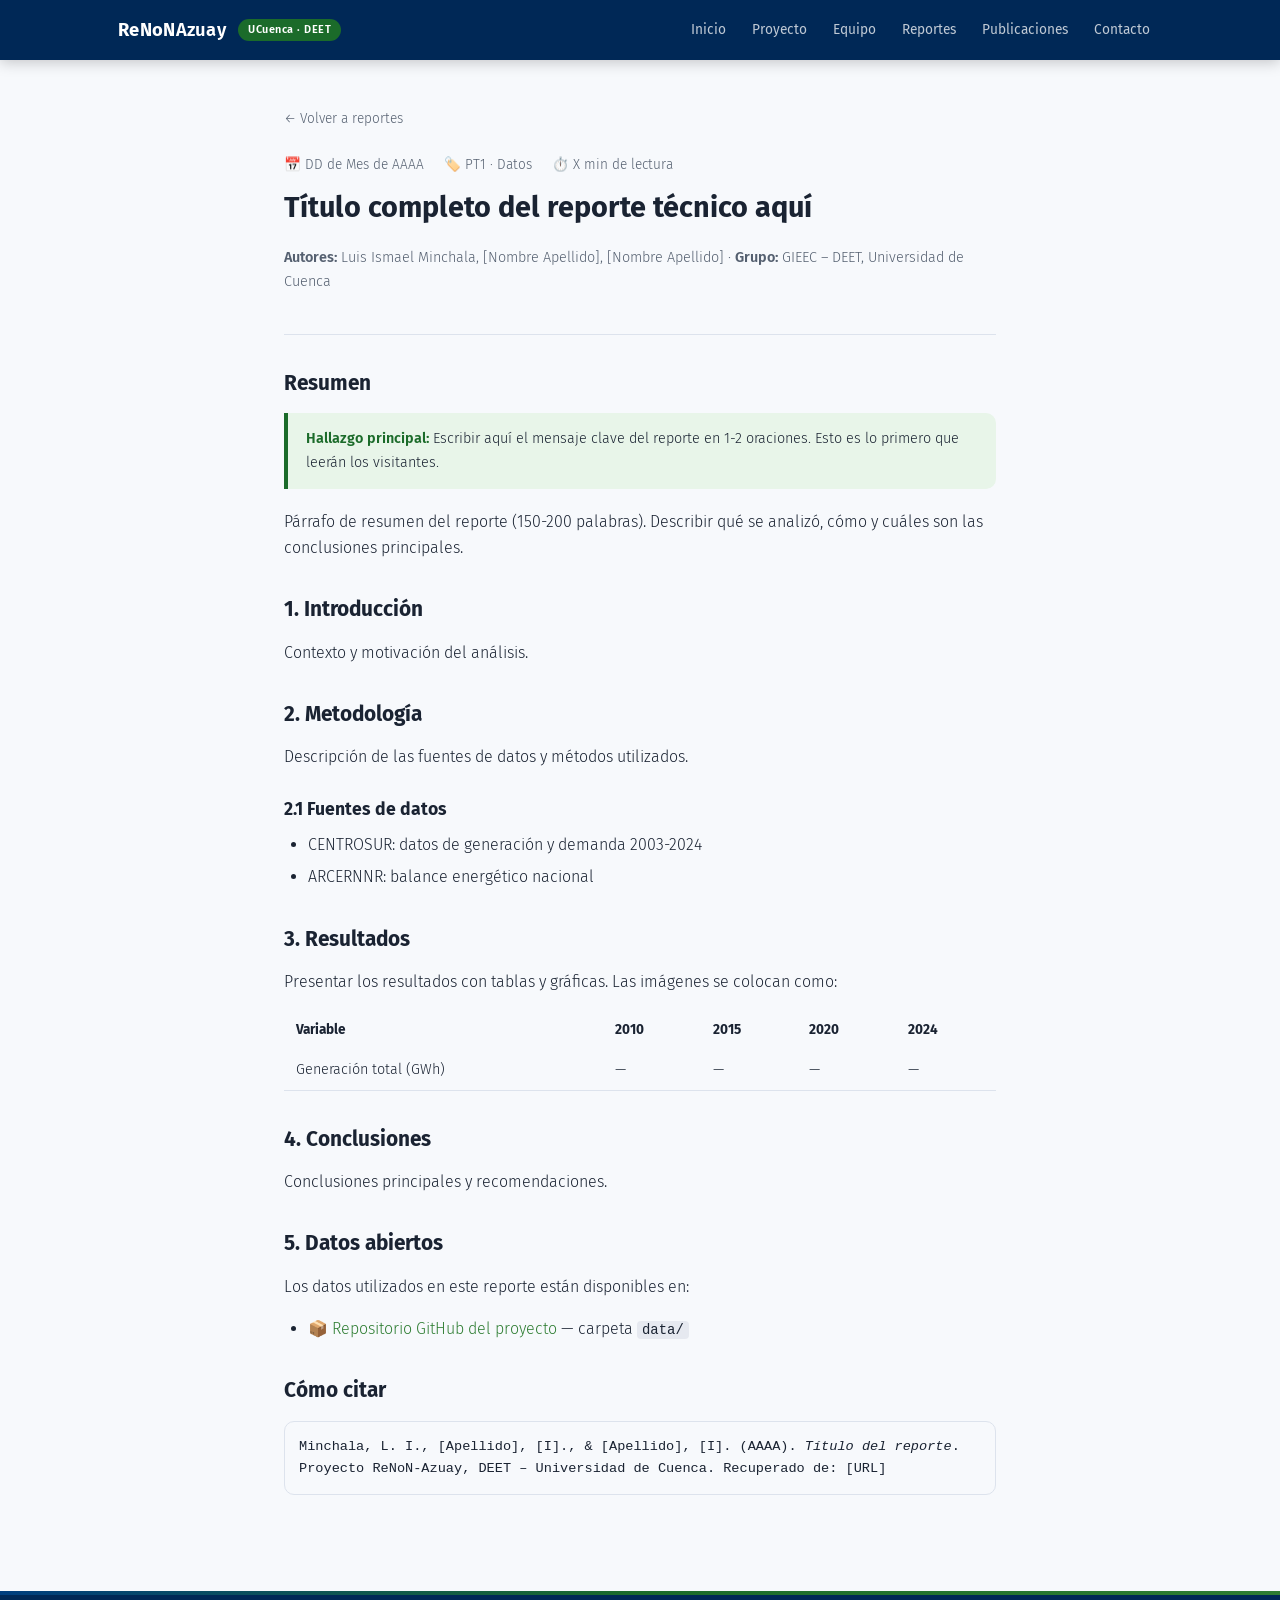
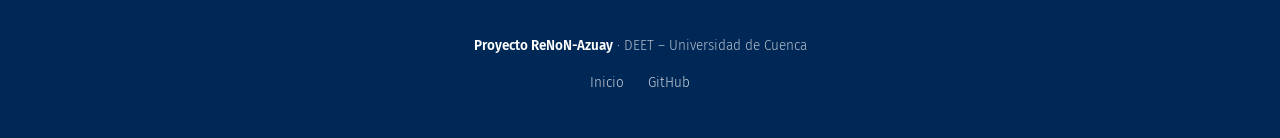
<file: docs/posts/template_reporte.html>
<!DOCTYPE html>
<html lang="es">
<head>
  <meta charset="UTF-8">
  <meta name="viewport" content="width=device-width, initial-scale=1.0">
  <!-- EDITAR: Título del reporte -->
  <title>Título del Reporte — ReNoN-Azuay</title>
  <meta name="description" content="Descripción breve del reporte (máx 150 caracteres).">
  <link rel="stylesheet" href="../assets/style.css">
  <style>
    .post-container { max-width: 760px; margin: 0 auto; padding: 48px 24px 80px; }
    .post-header { margin-bottom: 40px; }
    .post-back { font-size: 0.85rem; color: var(--text-light); display: block; margin-bottom: 24px; }
    .post-back:hover { color: var(--blue); }
    .post-meta { font-size: 0.85rem; color: var(--text-light); margin-bottom: 12px; display: flex; gap: 20px; flex-wrap: wrap; }
    .post-title { font-size: 1.8rem; line-height: 1.3; margin-bottom: 20px; color: var(--text); }
    .post-authors { font-size: 0.9rem; color: var(--text-light); }
    .post-divider { border: none; border-top: 1px solid var(--border); margin: 32px 0; }
    .post-body h2 { font-size: 1.3rem; color: var(--blue); margin: 32px 0 12px; }
    .post-body h3 { font-size: 1.1rem; margin: 24px 0 8px; }
    .post-body p { color: var(--text); margin-bottom: 16px; }
    .post-body ul, .post-body ol { padding-left: 24px; margin-bottom: 16px; color: var(--text); }
    .post-body li { margin-bottom: 6px; }
    .post-body table { width: 100%; border-collapse: collapse; margin-bottom: 20px; font-size: 0.9rem; }
    .post-body th { background: var(--blue-light); color: var(--blue); padding: 8px 12px; text-align: left; font-size: 0.85rem; }
    .post-body td { padding: 8px 12px; border-bottom: 1px solid var(--border); }
    .post-body tr:hover td { background: var(--bg); }
    .callout { background: var(--green-light); border-left: 4px solid var(--green); border-radius: 0 var(--radius) var(--radius) 0; padding: 14px 18px; margin-bottom: 20px; font-size: 0.9rem; }
    .callout strong { color: var(--green); }
    .download-btn { display: inline-block; background: var(--blue); color: white; padding: 10px 24px; border-radius: var(--radius); font-size: 0.9rem; font-weight: 600; margin-top: 12px; }
    .download-btn:hover { background: var(--blue-dark); color: white; text-decoration: none; }
  </style>
</head>
<body>

<nav>
  <div class="container nav-inner">
    <div class="nav-brand">
      <span>ReNoN<strong>Azuay</strong></span>
      <span class="tag">UCuenca · DEET</span>
    </div>
    <div class="nav-links">
      <a href="../index.html#inicio">Inicio</a>
      <a href="../index.html#proyecto">Proyecto</a>
      <a href="../index.html#equipo">Equipo</a>
      <a href="../index.html#reportes">Reportes</a>
      <a href="../index.html#publicaciones">Publicaciones</a>
      <a href="../index.html#contacto">Contacto</a>
    </div>
  </div>
</nav>

<div class="post-container">

  <div class="post-header">
    <a href="../index.html#reportes" class="post-back">← Volver a reportes</a>

    <!-- EDITAR: metadatos del reporte -->
    <div class="post-meta">
      <span>📅 DD de Mes de AAAA</span>
      <span>🏷️ PT1 · Datos</span>  <!-- Cambiar a PT1, PT2, PT3 o PT4 según corresponda -->
      <span>⏱️ X min de lectura</span>
    </div>

    <!-- EDITAR: título del reporte -->
    <h1 class="post-title">Título completo del reporte técnico aquí</h1>

    <!-- EDITAR: autores -->
    <div class="post-authors">
      <strong>Autores:</strong> Luis Ismael Minchala, [Nombre Apellido], [Nombre Apellido] ·
      <strong>Grupo:</strong> GIEEC – DEET, Universidad de Cuenca
    </div>

    <!-- Enlace a descarga PDF (cuando esté disponible) -->
    <!--
    <a href="../assets/reportes/nombre-reporte.pdf" class="download-btn">⬇ Descargar PDF</a>
    -->
  </div>

  <hr class="post-divider">

  <!-- ── CUERPO DEL REPORTE ── -->
  <div class="post-body">

    <!-- 1. RESUMEN -->
    <h2>Resumen</h2>
    <div class="callout">
      <strong>Hallazgo principal:</strong> Escribir aquí el mensaje clave del reporte en 1-2 oraciones. Esto es lo primero que leerán los visitantes.
    </div>
    <p>Párrafo de resumen del reporte (150-200 palabras). Describir qué se analizó, cómo y cuáles son las conclusiones principales.</p>

    <!-- 2. INTRODUCCIÓN -->
    <h2>1. Introducción</h2>
    <p>Contexto y motivación del análisis.</p>

    <!-- 3. METODOLOGÍA -->
    <h2>2. Metodología</h2>
    <p>Descripción de las fuentes de datos y métodos utilizados.</p>

    <h3>2.1 Fuentes de datos</h3>
    <ul>
      <li>CENTROSUR: datos de generación y demanda 2003-2024</li>
      <li>ARCERNNR: balance energético nacional</li>
      <!-- agregar más según corresponda -->
    </ul>

    <!-- 4. RESULTADOS -->
    <h2>3. Resultados</h2>
    <p>Presentar los resultados con tablas y gráficas. Las imágenes se colocan como:</p>
    <!-- <img src="../assets/img/nombre-figura.png" alt="Descripción de la figura"> -->

    <!-- Ejemplo de tabla -->
    <table>
      <thead>
        <tr>
          <th>Variable</th>
          <th>2010</th>
          <th>2015</th>
          <th>2020</th>
          <th>2024</th>
        </tr>
      </thead>
      <tbody>
        <tr>
          <td>Generación total (GWh)</td>
          <td>—</td>
          <td>—</td>
          <td>—</td>
          <td>—</td>
        </tr>
      </tbody>
    </table>

    <!-- 5. CONCLUSIONES -->
    <h2>4. Conclusiones</h2>
    <p>Conclusiones principales y recomendaciones.</p>

    <!-- 6. DATOS ABIERTOS -->
    <h2>5. Datos abiertos</h2>
    <p>Los datos utilizados en este reporte están disponibles en:</p>
    <ul>
      <li>📦 <a href="https://github.com/renon-azuay" target="_blank">Repositorio GitHub del proyecto</a> — carpeta <code>data/</code></li>
      <!-- agregar DOI de Zenodo si aplica -->
    </ul>

    <!-- 6. CÓMO CITAR -->
    <h2>Cómo citar</h2>
    <p style="background: var(--bg); border: 1px solid var(--border); border-radius: var(--radius); padding: 14px; font-size: 0.85rem; font-family: monospace;">
      Minchala, L. I., [Apellido], [I]., & [Apellido], [I]. (AAAA). <em>Título del reporte</em>. Proyecto ReNoN-Azuay, DEET – Universidad de Cuenca. Recuperado de: [URL]
    </p>

  </div>
  <!-- FIN CUERPO DEL REPORTE -->

</div>

<footer>
  <div class="container">
    <p><strong>Proyecto ReNoN-Azuay</strong> · DEET – Universidad de Cuenca</p>
    <div class="footer-links">
      <a href="../index.html">Inicio</a>
      <a href="https://github.com/renon-azuay" target="_blank">GitHub</a>
    </div>
  </div>
</footer>

</body>
</html>
</file>
<file: docs/assets/style.css>
/* ReNoN-Azuay — Estilo UCuenca Libro de Marca · Identidad verde sostenible */

@import url('https://fonts.googleapis.com/css2?family=Fira+Sans:ital,wght@0,300;0,400;0,600;0,700;1,300&display=swap');

:root {
  /* UCuenca Libro de Marca */
  --uc-blue:       #002856;
  --uc-blue-mid:   #003E7E;
  --uc-blue-light: #E6ECF4;
  --uc-gray:       #6F6F6F;

  /* Identidad verde — descarbonización / tecnologías limpias */
  --green:         #1B6B2A;
  --green-mid:     #2E7D32;
  --green-light:   #E8F5E9;
  --green-accent:  #43A047;

  /* Interfaz */
  --text:          #1A2332;
  --text-light:    #556070;
  --bg:            #F7F9FC;
  --white:         #FFFFFF;
  --border:        #DDE3ED;
  --shadow:        0 2px 10px rgba(0,40,86,0.09);
  --shadow-lg:     0 6px 28px rgba(0,40,86,0.16);
  --radius:        10px;
  --radius-lg:     16px;
}

*, *::before, *::after { box-sizing: border-box; margin: 0; padding: 0; }
html { scroll-behavior: smooth; }

body {
  font-family: 'Fira Sans', -apple-system, BlinkMacSystemFont, 'Segoe UI', sans-serif;
  font-weight: 300;
  font-size: 16px;
  line-height: 1.65;
  color: var(--text);
  background: var(--bg);
}

a { color: var(--green-mid); text-decoration: none; }
a:hover { text-decoration: underline; }
img { max-width: 100%; height: auto; }
strong { font-weight: 600; }
code {
  font-family: 'Fira Mono', 'Courier New', monospace;
  font-size: 0.87em;
  background: rgba(0,40,86,0.07);
  padding: 1px 5px;
  border-radius: 4px;
}

.container { max-width: 1100px; margin: 0 auto; padding: 0 28px; }

/* ── NAVIGATION ── */
nav {
  position: sticky;
  top: 0;
  z-index: 100;
  background: var(--uc-blue);
  box-shadow: 0 2px 14px rgba(0,0,0,0.22);
}

.nav-inner {
  display: flex;
  align-items: center;
  justify-content: space-between;
  height: 60px;
}

.nav-brand {
  font-weight: 700;
  font-size: 1.15rem;
  color: #fff;
  display: flex;
  align-items: center;
  gap: 12px;
  letter-spacing: 0.3px;
}

.nav-logo {
  height: 36px;
  width: auto;
  display: block;
  filter: brightness(0) invert(1);
  opacity: 0.92;
}

.nav-brand .tag {
  background: var(--green);
  color: white;
  font-size: 0.68rem;
  padding: 2px 10px;
  border-radius: 99px;
  font-weight: 600;
  letter-spacing: 0.5px;
}

.nav-links { display: flex; gap: 2px; }

.nav-links a {
  padding: 6px 12px;
  border-radius: 6px;
  font-size: 0.855rem;
  color: rgba(255,255,255,0.75);
  font-weight: 400;
  transition: background 0.18s, color 0.18s;
}

.nav-links a:hover {
  background: rgba(255,255,255,0.12);
  color: #fff;
  text-decoration: none;
}

/* ── HERO ── */
#inicio {
  background: linear-gradient(135deg, var(--uc-blue) 0%, var(--uc-blue-mid) 22%, #1B5C2A 62%, var(--green) 100%);
  color: white;
  padding: 92px 0 76px;
  text-align: center;
  position: relative;
  overflow: hidden;
}

#inicio::before {
  content: '';
  position: absolute;
  width: 520px; height: 520px;
  border-radius: 50%;
  background: rgba(255,255,255,0.04);
  top: -200px; right: -130px;
  pointer-events: none;
}

#inicio::after {
  content: '';
  position: absolute;
  width: 320px; height: 320px;
  border-radius: 50%;
  background: rgba(255,255,255,0.04);
  bottom: -120px; left: -80px;
  pointer-events: none;
}

.hero-badge {
  display: inline-block;
  background: rgba(255,255,255,0.13);
  border: 1px solid rgba(255,255,255,0.28);
  border-radius: 99px;
  padding: 5px 18px;
  font-size: 0.75rem;
  letter-spacing: 1.5px;
  margin-bottom: 22px;
  text-transform: uppercase;
  font-weight: 600;
}

#inicio h1 {
  font-size: 2.1rem;
  font-weight: 700;
  line-height: 1.25;
  max-width: 820px;
  margin: 0 auto 16px;
}

#inicio > .container > p {
  font-size: 1.08rem;
  max-width: 640px;
  margin: 0 auto 32px;
  opacity: 0.88;
  font-weight: 300;
}

.hero-meta {
  display: flex;
  justify-content: center;
  gap: 28px;
  flex-wrap: wrap;
  font-size: 0.87rem;
  opacity: 0.82;
  margin-bottom: 36px;
}

.hero-meta span { display: flex; align-items: center; gap: 7px; }

.btn {
  display: inline-block;
  padding: 12px 30px;
  border-radius: var(--radius);
  font-weight: 600;
  font-size: 0.95rem;
  transition: all 0.2s;
  cursor: pointer;
  border: none;
  font-family: inherit;
}

.btn-primary { background: white; color: var(--uc-blue); box-shadow: 0 2px 12px rgba(0,0,0,0.15); }
.btn-primary:hover { background: var(--green-light); color: var(--green); text-decoration: none; transform: translateY(-1px); }

.btn-outline { background: transparent; color: white; border: 2px solid rgba(255,255,255,0.55); margin-left: 12px; }
.btn-outline:hover { background: rgba(255,255,255,0.12); border-color: rgba(255,255,255,0.85); text-decoration: none; }

/* ── SECTION BASE ── */
section { padding: 76px 0; }

/* Explicit backgrounds — no nth-child alternation */
#resumen      { background: linear-gradient(180deg, #eef5ee 0%, #f7fbf7 100%); border-top: 2px solid #c3e6cb; border-bottom: 2px solid #c3e6cb; }
#proyecto     { background: var(--white); }
#planificacion{ background: linear-gradient(135deg, #f0f4ee 0%, var(--green-light) 100%); }
#equipo       { background: var(--bg); }
#reportes     { background: var(--white); }
#publicaciones{ background: var(--bg); }
#contacto     { background: var(--white); }

.section-header { text-align: center; margin-bottom: 48px; }
.section-header h2 { font-size: 1.85rem; font-weight: 700; color: var(--uc-blue); margin-bottom: 12px; }
.section-header p { color: var(--text-light); max-width: 580px; margin: 0 auto; font-size: 0.975rem; }

.section-tag {
  display: inline-block;
  background: var(--green-light);
  color: var(--green);
  font-size: 0.72rem;
  font-weight: 700;
  letter-spacing: 1.2px;
  text-transform: uppercase;
  padding: 4px 14px;
  border-radius: 99px;
  margin-bottom: 12px;
  border: 1px solid #c3e6cb;
}

/* ── INFOGRAPHIC ── */
.infographic-frame {
  border-radius: var(--radius-lg);
  overflow: hidden;
  box-shadow: var(--shadow-lg);
  border: 1px solid var(--border);
  max-width: 940px;
  margin: 0 auto;
}

.infographic-img { display: block; width: 100%; height: auto; }

/* ── SOBRE EL PROYECTO ── */
.about-grid {
  display: grid;
  grid-template-columns: 1fr 1fr;
  gap: 52px;
  align-items: center;
}

.about-text h3 { font-size: 1.2rem; color: var(--uc-blue); margin-bottom: 14px; font-weight: 700; }
.about-text p { color: var(--text-light); margin-bottom: 16px; font-size: 0.94rem; }

.about-stats { display: grid; grid-template-columns: 1fr 1fr; gap: 14px; }

.stat-card {
  border-radius: var(--radius);
  padding: 22px 16px;
  text-align: center;
  border: 1px solid transparent;
}
.stat-card:nth-child(1) { background: var(--uc-blue-light); border-color: #c8d5e8; }
.stat-card:nth-child(2) { background: var(--green-light);   border-color: #c3e6cb; }
.stat-card:nth-child(3) { background: var(--green-light);   border-color: #c3e6cb; }
.stat-card:nth-child(4) { background: var(--uc-blue-light); border-color: #c8d5e8; }

.stat-card .value { font-size: 2.5rem; font-weight: 700; line-height: 1; margin-bottom: 6px; }
.stat-card:nth-child(1) .value,
.stat-card:nth-child(4) .value { color: var(--uc-blue); }
.stat-card:nth-child(2) .value,
.stat-card:nth-child(3) .value { color: var(--green); }
.stat-card .label { font-size: 0.77rem; color: var(--text-light); line-height: 1.35; }

/* PT section sub-header */
.pt-header { text-align: center; margin: 56px 0 32px; }
.pt-header h2 { font-size: 1.5rem; font-weight: 700; color: var(--uc-blue); margin-bottom: 8px; }

.pt-grid { display: grid; grid-template-columns: repeat(4, 1fr); gap: 20px; }

.pt-card {
  background: white;
  border-radius: var(--radius);
  padding: 26px 20px 20px;
  box-shadow: var(--shadow);
  border-top: 4px solid;
  transition: box-shadow 0.22s, transform 0.22s;
}
.pt-card:hover { box-shadow: var(--shadow-lg); transform: translateY(-3px); }
.pt-card:nth-child(1) { border-top-color: var(--uc-blue); }
.pt-card:nth-child(2) { border-top-color: var(--uc-blue-mid); }
.pt-card:nth-child(3) { border-top-color: var(--green-mid); }
.pt-card:nth-child(4) { border-top-color: var(--green); }

.pt-number {
  font-size: 0.7rem;
  font-weight: 700;
  letter-spacing: 1.2px;
  text-transform: uppercase;
  margin-bottom: 8px;
}
.pt-card:nth-child(1) .pt-number,
.pt-card:nth-child(2) .pt-number { color: var(--uc-blue); }
.pt-card:nth-child(3) .pt-number,
.pt-card:nth-child(4) .pt-number { color: var(--green-mid); }

.pt-card h3 { font-size: 0.95rem; margin-bottom: 10px; color: var(--text); font-weight: 600; }
.pt-card p  { font-size: 0.84rem; color: var(--text-light); margin-bottom: 14px; line-height: 1.55; }

.pt-period { font-size: 0.77rem; color: var(--text-light); margin-bottom: 10px; }

.progress-bar { background: var(--border); border-radius: 99px; height: 5px; overflow: hidden; }
.progress-fill { height: 100%; border-radius: 99px; }
.progress-label { font-size: 0.71rem; color: var(--text-light); margin-top: 5px; }

/* ── PLANIFICACIÓN ── */
.sprint-banner {
  display: flex;
  align-items: center;
  justify-content: center;
  gap: 18px;
  background: white;
  border: 1px solid #c3e6cb;
  border-left: 5px solid var(--green);
  border-radius: var(--radius);
  padding: 18px 28px;
  margin-bottom: 36px;
  box-shadow: var(--shadow);
  flex-wrap: wrap;
  text-align: center;
}

.sprint-badge {
  background: var(--green-light);
  color: var(--green);
  font-size: 0.76rem;
  font-weight: 700;
  letter-spacing: 0.8px;
  text-transform: uppercase;
  padding: 4px 14px;
  border-radius: 99px;
  border: 1px solid #a5d6a7;
  white-space: nowrap;
}

.sprint-period { font-size: 0.97rem; font-weight: 700; color: var(--uc-blue); white-space: nowrap; }
.sprint-objective { font-size: 0.855rem; color: var(--text-light); max-width: 440px; }

.dates-grid {
  display: grid;
  grid-template-columns: repeat(4, 1fr);
  gap: 16px;
  margin-bottom: 32px;
}

.date-card {
  background: white;
  border-radius: var(--radius);
  padding: 22px 14px;
  text-align: center;
  box-shadow: var(--shadow);
  border-bottom: 3px solid var(--border);
  transition: transform 0.18s, box-shadow 0.18s;
}
.date-card:hover { transform: translateY(-2px); box-shadow: var(--shadow-lg); }
.date-card.highlight {
  border-bottom-color: var(--green);
  background: linear-gradient(180deg, #ffffff 0%, #f1faf1 100%);
}

.date-icon { font-size: 1.7rem; margin-bottom: 8px; }
.date-label {
  font-size: 0.72rem; font-weight: 700; text-transform: uppercase;
  letter-spacing: 0.5px; color: var(--text-light); margin-bottom: 6px;
}
.date-value { font-size: 0.94rem; font-weight: 700; color: var(--uc-blue); }
.date-card.highlight .date-value { color: var(--green); }

.sprint-tasks {
  background: white;
  border-radius: var(--radius);
  overflow: hidden;
  box-shadow: var(--shadow);
  border: 1px solid var(--border);
}

.sprint-tasks-header {
  background: var(--uc-blue);
  color: white;
  padding: 12px 24px;
  font-size: 0.84rem;
  font-weight: 600;
  letter-spacing: 0.4px;
}

.task-row {
  display: flex;
  align-items: center;
  padding: 11px 24px;
  border-bottom: 1px solid var(--border);
  gap: 12px;
  font-size: 0.86rem;
}
.task-row:last-child { border-bottom: none; }
.task-row:nth-child(even) { background: #fafbfc; }

.task-id {
  font-size: 0.7rem; font-weight: 700; color: white;
  background: var(--green); padding: 2px 8px; border-radius: 4px;
  min-width: 58px; text-align: center; flex-shrink: 0;
}
.task-name { flex: 1; color: var(--text); }
.task-owner {
  font-size: 0.73rem; color: var(--uc-blue);
  background: var(--uc-blue-light); padding: 2px 8px;
  border-radius: 4px; flex-shrink: 0; font-weight: 600;
}
.task-status {
  font-size: 0.69rem; font-weight: 700;
  padding: 2px 8px; border-radius: 4px; flex-shrink: 0;
}
.status-pending { background: #FFF8E1; color: #E65100; }
.status-done    { background: var(--green-light); color: var(--green); }

/* ── EQUIPO: 3 arriba + 2 abajo centradas ── */
.team-grid {
  display: grid;
  grid-template-columns: repeat(6, 1fr);
  gap: 24px;
  max-width: 920px;
  margin: 0 auto;
}

.team-card:nth-child(1) { grid-column: 1 / span 2; }
.team-card:nth-child(2) { grid-column: 3 / span 2; }
.team-card:nth-child(3) { grid-column: 5 / span 2; }
.team-card:nth-child(4) { grid-column: 2 / span 2; }
.team-card:nth-child(5) { grid-column: 4 / span 2; }

.team-card {
  background: white;
  border-radius: var(--radius);
  padding: 28px 16px 20px;
  box-shadow: var(--shadow);
  text-align: center;
  transition: box-shadow 0.25s, transform 0.25s;
  position: relative;
  overflow: hidden;
  min-height: 240px;
}
.team-card:hover { box-shadow: var(--shadow-lg); transform: translateY(-3px); }

/* Bio overlay */
.bio-overlay {
  position: absolute;
  inset: 0;
  background: linear-gradient(155deg, #002856 0%, #003d4d 45%, #1b5e20 100%);
  border-radius: var(--radius);
  padding: 18px 16px 14px;
  display: flex;
  flex-direction: column;
  opacity: 0;
  transform: translateY(105%);
  transition: transform 0.38s cubic-bezier(0.4,0,0.2,1), opacity 0.38s ease;
  text-align: left;
}
.team-card:hover .bio-overlay { opacity: 1; transform: translateY(0); }

.bio-overlay .bio-name  { color:#fff; font-size:0.87rem; font-weight:700; line-height:1.2; margin:0 0 3px; }
.bio-overlay .bio-role  { color:rgba(255,255,255,0.68); font-size:0.66rem; margin:0 0 10px; padding-bottom:8px; border-bottom:1px solid rgba(255,255,255,0.18); text-transform:uppercase; letter-spacing:0.5px; }
.bio-overlay .bio-text  { color:rgba(255,255,255,0.88); font-size:0.74rem; line-height:1.54; overflow-y:auto; flex:1; scrollbar-width:thin; scrollbar-color:rgba(255,255,255,0.28) transparent; }
.bio-overlay .bio-text::-webkit-scrollbar { width: 3px; }
.bio-overlay .bio-text::-webkit-scrollbar-thumb { background: rgba(255,255,255,0.28); border-radius: 2px; }

.team-card::after {
  content: 'Ver perfil';
  position: absolute;
  bottom: 0; left: 0; right: 0;
  background: linear-gradient(90deg, #002856 0%, #1b5e20 100%);
  color: rgba(255,255,255,0.90);
  font-size: 0.62rem; font-weight: 700; letter-spacing: 1px;
  text-transform: uppercase; text-align: center;
  padding: 5px 0;
  transform: translateY(100%);
  transition: transform 0.22s ease;
  pointer-events: none;
}
.team-card:hover::after { transform: translateY(0); }

.avatar {
  width: 96px; height: 96px;
  border-radius: 50%;
  margin: 0 auto 14px;
  overflow: hidden;
  border: 3px solid var(--green-light);
  box-shadow: 0 2px 8px rgba(0,40,86,0.12);
}
.avatar img { width:100%; height:100%; object-fit:cover; object-position:top center; display:block; }

.team-card h3   { font-size:0.96rem; margin-bottom:4px; font-weight:700; color:var(--uc-blue); }
.team-card .role{ font-size:0.77rem; color:var(--green); font-weight:600; margin-bottom:4px; }
.team-card .dept{ font-size:0.73rem; color:var(--text-light); }

/* ── REPORTES ── */
.blog-grid { display: grid; grid-template-columns: repeat(auto-fill, minmax(300px, 1fr)); gap: 24px; }

.blog-empty {
  grid-column: 1 / -1;
  text-align: center;
  padding: 64px 24px;
  color: var(--text-light);
  background: var(--bg);
  border-radius: var(--radius);
  border: 2px dashed var(--border);
}
.blog-empty .icon { font-size: 2.8rem; margin-bottom: 14px; }

/* ── PUBLICACIONES ── */
.pub-list { display: flex; flex-direction: column; gap: 14px; }

.pub-item {
  background: white;
  border-radius: var(--radius);
  padding: 20px 24px;
  box-shadow: var(--shadow);
  display: flex;
  gap: 20px;
  align-items: flex-start;
  border-left: 4px solid transparent;
  transition: transform 0.18s, box-shadow 0.18s;
}
.pub-item:hover { transform: translateX(3px); box-shadow: var(--shadow-lg); }
.pub-item:nth-child(1) { border-left-color: var(--green); }
.pub-item:nth-child(2) { border-left-color: var(--green-mid); }
.pub-item:nth-child(3) { border-left-color: var(--uc-blue-mid); }

.pub-badge {
  min-width: 52px; height: 52px;
  border-radius: var(--radius);
  display: flex; align-items: center; justify-content: center;
  font-weight: 700; font-size: 0.78rem; text-align: center; line-height: 1.2; flex-shrink: 0;
}
.pub-content h4  { font-size: 0.95rem; margin-bottom: 5px; color: var(--uc-blue); font-weight: 600; }
.pub-content p   { font-size: 0.845rem; color: var(--text-light); }
.pub-content .pub-meta { font-size: 0.77rem; color: var(--text-light); margin-top: 6px; }

/* ── CONTACTO ── */
.contact-grid { display: grid; grid-template-columns: 1fr 1fr; gap: 48px; align-items: start; }
.contact-info h3 { font-size: 1.15rem; margin-bottom: 14px; color: var(--uc-blue); font-weight: 700; }
.contact-info p  { color: var(--text-light); margin-bottom: 20px; font-size: 0.925rem; }

.contact-item { display: flex; align-items: flex-start; gap: 14px; margin-bottom: 16px; }

.contact-icon {
  width: 42px; height: 42px;
  border-radius: var(--radius);
  background: var(--green-light);
  display: flex; align-items: center; justify-content: center;
  font-size: 1.1rem; flex-shrink: 0;
  border: 1px solid #c3e6cb;
}
.contact-item div strong { display: block; font-size: 0.85rem; color: var(--text); }
.contact-item div span   { font-size: 0.85rem; color: var(--text-light); }

.partners { display: flex; flex-direction: column; gap: 10px; }
.partner-tag {
  background: var(--bg);
  border: 1px solid var(--border);
  border-left: 3px solid var(--green);
  border-radius: var(--radius);
  padding: 12px 16px;
  font-size: 0.855rem;
  color: var(--text-light);
  transition: border-left-color 0.18s, background 0.18s;
}
.partner-tag:hover { background: var(--green-light); border-left-color: var(--green-mid); }
.partner-tag strong { display: block; color: var(--uc-blue); font-size: 0.875rem; margin-bottom: 2px; font-weight: 600; }

/* ── FOOTER ── */
footer {
  background: var(--uc-blue);
  color: rgba(255,255,255,0.7);
  padding: 44px 0;
  text-align: center;
  font-size: 0.845rem;
  position: relative;
}
footer::before {
  content: '';
  position: absolute;
  top: 0; left: 0; right: 0;
  height: 4px;
  background: linear-gradient(90deg, var(--uc-blue-mid) 0%, var(--green) 50%, var(--green-mid) 100%);
}
footer strong { color: white; }
footer a { color: rgba(255,255,255,0.78); }
footer a:hover { color: var(--green-accent); text-decoration: none; }
footer .footer-links { margin-top: 14px; display: flex; justify-content: center; gap: 24px; }

/* ── RESPONSIVE ── */
@media (max-width: 900px) {
  .dates-grid { grid-template-columns: repeat(2, 1fr); }
  .pt-grid { grid-template-columns: 1fr 1fr; }

  .team-grid { grid-template-columns: repeat(3, 1fr); max-width: 700px; }
  .team-card:nth-child(1) { grid-column: 1; }
  .team-card:nth-child(2) { grid-column: 2; }
  .team-card:nth-child(3) { grid-column: 3; }
  .team-card:nth-child(4) { grid-column: 1; }
  .team-card:nth-child(5) { grid-column: 2; }
}

@media (max-width: 768px) {
  #inicio h1 { font-size: 1.55rem; }
  .about-grid, .contact-grid { grid-template-columns: 1fr; }
  .hero-meta { gap: 14px; }
  .nav-links { display: none; }
  .sprint-banner { flex-direction: column; }
}

@media (max-width: 600px) {
  .team-grid { grid-template-columns: 1fr 1fr; max-width: none; }
  .team-card:nth-child(1) { grid-column: 1; }
  .team-card:nth-child(2) { grid-column: 2; }
  .team-card:nth-child(3) { grid-column: 1; }
  .team-card:nth-child(4) { grid-column: 2; }
  .team-card:nth-child(5) { grid-column: 1; }
  .task-name { display: none; }
}

@media (max-width: 480px) {
  .pt-grid { grid-template-columns: 1fr; }
  .dates-grid { grid-template-columns: 1fr 1fr; }
  .about-stats { grid-template-columns: 1fr 1fr; }
}

/* ── Ajustes sep 2026 ── */
.status-progress { background: #E3F2FD; color: #0D47A1; }
.avatar-initials {
  display: flex; align-items: center; justify-content: center;
  background: var(--uc-blue); color: #FFFFFF;
  font-weight: 700; font-size: 1.7rem; letter-spacing: 1px;
}
.team-note {
  margin-top: 28px; text-align: center;
  font-size: 0.85rem; color: var(--text-light);
}

/* Tarjetas de reportes técnicos */
.blog-card {
  background: white;
  border-radius: var(--radius);
  padding: 22px 24px;
  box-shadow: var(--shadow);
  border-top: 4px solid var(--uc-blue-mid);
  display: flex; flex-direction: column; gap: 12px;
  transition: transform 0.18s, box-shadow 0.18s;
}
.blog-card:hover { transform: translateY(-3px); box-shadow: var(--shadow-lg); }
.blog-card-header h3 { font-size: 1.02rem; color: var(--uc-blue); margin-top: 10px; line-height: 1.35; }
.blog-tag {
  display: inline-block;
  background: var(--green-light); color: var(--green);
  font-size: 0.7rem; font-weight: 700; letter-spacing: 1px; text-transform: uppercase;
  padding: 3px 12px; border-radius: 999px;
}
.blog-card p { font-size: 0.88rem; color: var(--text-light); flex: 1; }
.blog-card-footer {
  display: flex; justify-content: space-between; align-items: center;
  font-size: 0.82rem; color: var(--text-light);
  border-top: 1px solid #E6ECF4; padding-top: 12px;
}
.blog-card-footer a { color: var(--green); font-weight: 700; text-decoration: none; }
.blog-card-footer a:hover { text-decoration: underline; }
</file>
